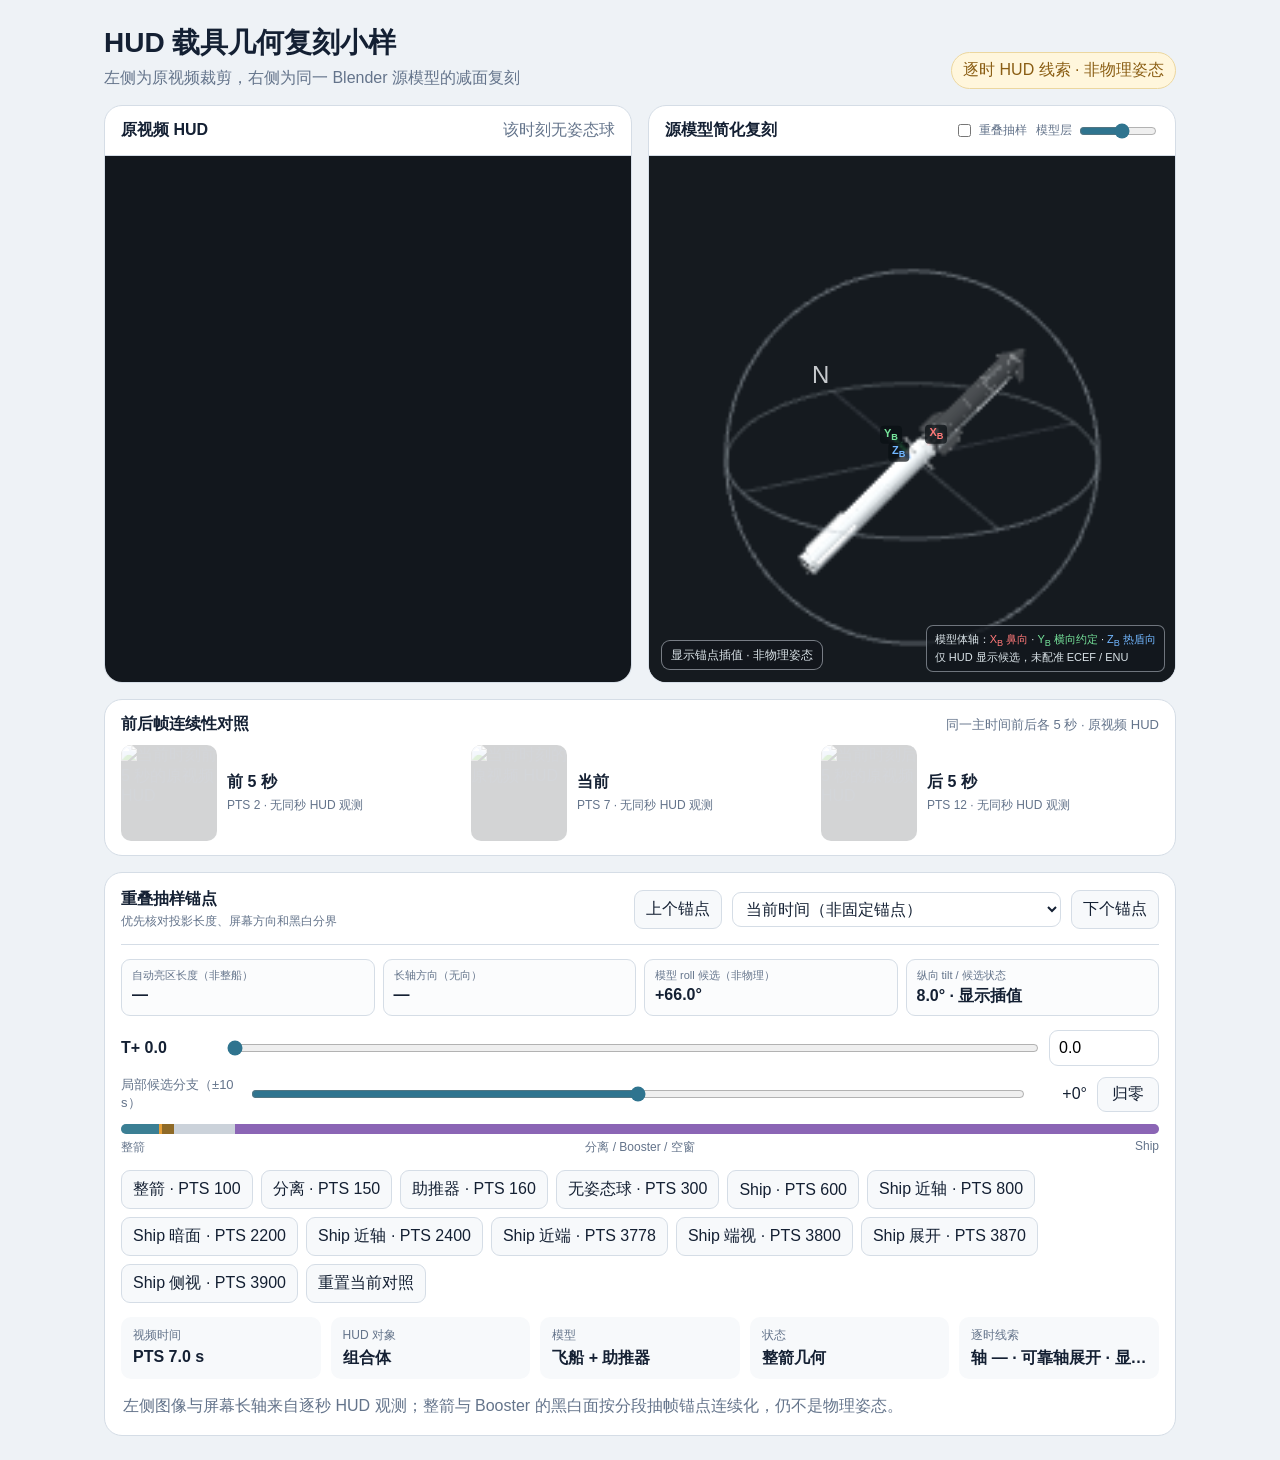
<file: app/hud/index.html>
<!doctype html>
<html lang="zh-CN">
<head>
  <meta charset="utf-8">
  <meta name="viewport" content="width=device-width,initial-scale=1">
  <title>Flight 13 · HUD 载具几何复刻小样</title>
  <script>
    // A local file URL cannot fetch the JSON model package.  When the bundled
    // read-only server is running, transparently move accidental double-clicks
    // to the supported origin instead of leaving a misleading frozen page.
    if(location.protocol==='file:'){
      document.documentElement.style.visibility='hidden';
      location.replace(`http://127.0.0.1:8765/hud/index.html${location.search}${location.hash}`);
    }
    if(new URLSearchParams(location.search).get('embed')==='1'){
      document.documentElement.classList.add('embed');
    }
  </script>
  <style>
    :root {
      color-scheme: light;
      --page: #eef2f6;
      --panel: #ffffff;
      --line: #d5dde6;
      --ink: #142033;
      --muted: #64748b;
      --accent: #2f748f;
      --accent-soft: #e4f1f5;
      --dark: #12171d;
    }
    * { box-sizing: border-box; }
    body {
      margin: 0;
      background: var(--page);
      color: var(--ink);
      font-family: "Segoe UI", "Microsoft YaHei", sans-serif;
    }
    main { max-width: 1120px; margin: 0 auto; padding: 24px; }
    header { display: flex; justify-content: space-between; gap: 20px; align-items: end; margin-bottom: 16px; }
    h1 { margin: 0; font-size: 28px; font-weight: 600; }
    .subtitle { color: var(--muted); margin-top: 6px; }
    .guard { color: #8a5d13; background: #fff6dc; border: 1px solid #ecd79f; border-radius: 999px; padding: 7px 11px; white-space: nowrap; }
    .workspace { display: grid; grid-template-columns: minmax(0,1fr) minmax(0,1fr); gap: 16px; }
    .embed-only { display: none; }
    .context { margin-top: 16px; background: var(--panel); border: 1px solid var(--line); border-radius: 18px; padding: 14px 16px; }
    .context-head { display: flex; justify-content: space-between; gap: 12px; align-items: baseline; margin-bottom: 10px; }
    .context-head strong { font-weight: 600; }
    .context-head span { color: var(--muted); font-size: 13px; }
    .context-grid { display: grid; grid-template-columns: repeat(3,minmax(0,1fr)); gap: 12px; }
    .context-frame { margin: 0; display: grid; grid-template-columns: 96px minmax(0,1fr); gap: 10px; align-items: center; min-width: 0; }
    .context-frame img { width: 96px; height: 96px; display: block; object-fit: cover; background: var(--dark); border-radius: 10px; }
    .context-frame img.blank { opacity: .18; }
    .context-frame figcaption { min-width: 0; }
    .context-frame figcaption strong, .context-frame figcaption span { display: block; }
    .context-frame figcaption span { color: var(--muted); font-size: 12px; margin-top: 4px; line-height: 1.45; }
    .panel { background: var(--panel); border: 1px solid var(--line); border-radius: 18px; overflow: hidden; }
    .panel-head { display: flex; justify-content: space-between; gap: 12px; padding: 14px 16px; border-bottom: 1px solid var(--line); }
    .panel-head strong { font-weight: 600; }
    .panel-head span { color: var(--muted); }
    .panel-tools { display: flex; align-items: center; gap: 9px; color: var(--muted); font-size: 12px; }
    .panel-tools label { display: inline-flex; align-items: center; gap: 5px; white-space: nowrap; }
    .panel-tools input[type=range] { width: 78px; }
    .stage { aspect-ratio: 1; position: relative; overflow: hidden; background: var(--dark); }
    .hud-square { position: absolute; inset: 0; }
    #reference { width: 100%; height: 100%; object-fit: cover; display: block; image-rendering: auto; }
    #reference.blank { opacity: 0; }
    #overlay-reference { display: none; position: absolute; inset: 0; width: 100%; height: 100%; object-fit: cover; }
    .model-stage.overlay #overlay-reference { display: block; }
    #overlay-reference.blank { opacity: 0; }
    #render { position: absolute; inset: 0; width: 100%; height: 100%; display: block; touch-action: none; cursor: grab; }
    #render:active { cursor: grabbing; }
    #north {
      position: absolute;
      left: 31%;
      top: 39%;
      color: rgba(230,234,236,.85);
      font-weight: 500;
      font-size: clamp(16px,2.2vw,24px);
      pointer-events: none;
    }
    #empty-message {
      display: none;
      position: absolute;
      inset: 0;
      align-items: center;
      justify-content: center;
      color: #aab4bd;
      letter-spacing: .08em;
      font-size: 14px;
    }
    #empty-message.show { display: flex; }
    #pose-badge {
      position: absolute;
      left: 12px;
      bottom: 12px;
      max-width: calc(100% - 24px);
      padding: 6px 9px;
      border: 1px solid rgba(213,221,230,.52);
      border-radius: 9px;
      background: rgba(18,23,29,.78);
      color: #dce5ea;
      font-size: 12px;
      line-height: 1.35;
      pointer-events: none;
    }
    #pose-badge.low { color: #ffe5a3; border-color: rgba(236,215,159,.62); }
    .body-axis-label {
      display: none;
      position: absolute;
      z-index: 8;
      transform: translate(-50%,-50%);
      padding: 1px 4px;
      border-radius: 4px;
      color: #fff;
      background: rgba(10,15,20,.72);
      font: 600 11px/1.25 "Segoe UI",sans-serif;
      pointer-events: none;
    }
    #body-axis-x { color: #ff7979; }
    #body-axis-y { color: #76e39b; }
    #body-axis-z { color: #72b7ff; }
    #body-axis-legend {
      display: none;
      position: absolute;
      right: 10px;
      bottom: 10px;
      max-width: 55%;
      padding: 6px 8px;
      border: 1px solid rgba(213,221,230,.48);
      border-radius: 7px;
      color: #dce5ea;
      background: rgba(18,23,29,.80);
      font-size: 11px;
      line-height: 1.4;
      pointer-events: none;
    }
    .axis-stage {
      position: relative;
      height: 100%;
      overflow: hidden;
      background: var(--dark);
    }
    .axis-stage svg { width: 100%; height: 100%; display: block; }
    .axis-empty {
      display: none;
      position: absolute;
      inset: 0;
      align-items: center;
      justify-content: center;
      color: #aab4bd;
      font-size: 14px;
      letter-spacing: .04em;
      pointer-events: none;
    }
    .axis-empty.show { display: flex; }
    .axis-values {
      position: absolute;
      left: 10px;
      right: 10px;
      bottom: 8px;
      color: #dce5ea;
      font-size: 14px;
      line-height: 1.4;
      text-align: center;
      font-variant-numeric: tabular-nums;
      pointer-events: none;
    }
    .axis-status { color: var(--muted); font-size: 12px; white-space: nowrap; }
    .controls { margin-top: 16px; background: var(--panel); border: 1px solid var(--line); border-radius: 18px; padding: 16px; }
    .anchor-bar { display: grid; grid-template-columns: minmax(180px,1fr) auto minmax(230px,auto) auto; gap: 10px; align-items: center; margin-bottom: 14px; padding-bottom: 14px; border-bottom: 1px solid var(--line); }
    .anchor-title strong, .anchor-title span { display: block; }
    .anchor-title span { color: var(--muted); font-size: 12px; margin-top: 3px; }
    .anchor-bar select { min-width: 230px; padding: 7px 9px; border: 1px solid var(--line); border-radius: 9px; background: #fff; color: var(--ink); font: inherit; }
    .anchor-metrics { display: grid; grid-template-columns: repeat(4,minmax(0,1fr)); gap: 8px; margin-bottom: 14px; }
    .anchor-metric { padding: 8px 10px; border: 1px solid var(--line); border-radius: 9px; background: #fbfcfd; }
    .anchor-metric span { display: block; color: var(--muted); font-size: 11px; }
    .anchor-metric b { display: block; margin-top: 3px; font-variant-numeric: tabular-nums; }
    .time-row { display: grid; grid-template-columns: 92px 1fr 110px; gap: 12px; align-items: center; }
    .time-value { font-variant-numeric: tabular-nums; font-weight: 600; }
    .calibration-row { display: grid; grid-template-columns: 118px 1fr 54px 62px; gap: 10px; align-items: center; margin-top: 10px; }
    .calibration-row label { color: var(--muted); font-size: 13px; }
    .calibration-row output { font-variant-numeric: tabular-nums; text-align: right; }
    .calibration-row button { padding: 6px 9px; }
    input[type=range] { width: 100%; accent-color: var(--accent); }
    input[type=number] { width: 100%; padding: 8px 9px; border: 1px solid var(--line); border-radius: 9px; font: inherit; }
    .phase-line { display: grid; grid-template-columns: 143fr 1fr 47fr 232fr 3500fr; height: 10px; margin: 12px 0 5px; border-radius: 5px; overflow: hidden; background: #dfe5eb; }
    .phase-line span:nth-child(1) { background: #3b7f94; }
    .phase-line span:nth-child(2) { background: #e69f38; min-width: 3px; }
    .phase-line span:nth-child(3) { background: #8f6a27; }
    .phase-line span:nth-child(4) { background: #cbd2da; }
    .phase-line span:nth-child(5) { background: #8b65b5; }
    .phase-labels { display: flex; justify-content: space-between; color: var(--muted); font-size: 12px; }
    .presets { display: flex; gap: 8px; flex-wrap: wrap; margin-top: 14px; }
    button { border: 1px solid var(--line); border-radius: 9px; padding: 8px 11px; background: #f7f9fb; color: var(--ink); font: inherit; cursor: pointer; }
    button:hover { border-color: #9db0c1; }
    button.active { background: var(--accent); border-color: var(--accent); color: white; }
    .readout { display: grid; grid-template-columns: repeat(5,minmax(0,1fr)); gap: 10px; margin-top: 14px; }
    .metric { padding: 10px 12px; background: #f7f9fb; border-radius: 10px; min-width: 0; }
    .metric span { display: block; color: var(--muted); font-size: 12px; margin-bottom: 4px; }
    .metric b { display: block; white-space: nowrap; overflow: hidden; text-overflow: ellipsis; }
    .footer-note { color: var(--muted); margin: 14px 2px 0; line-height: 1.6; }
    .error { color: #b42318; }
    @media (max-width: 760px) {
      main { padding: 12px; }
      header { align-items: start; flex-direction: column; }
      .workspace { grid-template-columns: 1fr; }
      .context-grid { grid-template-columns: 1fr; }
      .time-row { grid-template-columns: 76px 1fr; }
      .time-row input[type=number] { grid-column: 1 / -1; }
      .calibration-row { grid-template-columns: 105px 1fr 48px; }
      .calibration-row button { grid-column: 1 / -1; }
      .anchor-bar { grid-template-columns: 1fr auto auto; }
      .anchor-title { grid-column: 1 / -1; }
      .anchor-bar select { min-width: 0; width: 100%; }
      .anchor-metrics { grid-template-columns: 1fr 1fr; }
      .readout { grid-template-columns: 1fr 1fr; }
    }
    html.embed, html.embed body { background: transparent; overflow: hidden; }
    html.embed main { max-width: none; padding: 0; }
    html.embed header, html.embed .context, html.embed .controls { display: none; }
    html.embed .workspace { grid-template-columns: repeat(3,minmax(0,1fr)); gap: 10px; }
    html.embed .embed-only { display: block; }
    html.embed .reference-panel { display: none; }
    html.embed .panel { border-radius: 10px; box-shadow: none; }
    html.embed .panel-head { min-height: 40px; padding: 8px 10px; align-items: center; }
    html.embed .model-panel .panel-tools { display: none; }
    html.embed .stage { aspect-ratio: auto; height: clamp(220px,16vw,270px); }
    html.embed .hud-square {
      inset: 0 auto 0 50%;
      width: auto;
      height: 100%;
      aspect-ratio: 1;
      transform: translateX(-50%);
    }
    html.embed #pose-badge,
    html.embed #body-axis-legend,
    html.embed .body-axis-label,
    html.embed .axis-status,
    html.embed #pose-badge { display: none !important; }
    @media (max-width: 680px) {
      html.embed, html.embed body { overflow: visible; }
      html.embed .workspace { grid-template-columns: 1fr; }
      html.embed .stage { height: 240px; }
    }
  </style>
</head>
<body>
<main>
  <header>
    <div>
      <h1>HUD 载具几何复刻小样</h1>
      <div class="subtitle">左侧为原视频裁剪，右侧为同一 Blender 源模型的减面复刻</div>
    </div>
    <div class="guard">逐时 HUD 线索 · 非物理姿态</div>
  </header>

  <section class="workspace">
    <article class="panel reference-panel">
      <div class="panel-head"><strong>原视频 HUD</strong><span id="reference-label">PTS 100.0</span></div>
      <div class="stage"><img id="reference" alt="原视频姿态球裁剪"></div>
    </article>
    <article class="panel model-panel">
      <div class="panel-head">
        <strong id="model-panel-title">源模型简化复刻</strong>
        <div class="panel-tools">
          <label><input id="overlay-toggle" type="checkbox">重叠抽样</label>
          <label>模型层 <input id="overlay-opacity" type="range" min="20" max="90" step="5" value="62" aria-label="重叠抽样模型透明度"></label>
        </div>
      </div>
      <div class="stage model-stage" id="model-stage">
        <div class="hud-square">
          <img id="overlay-reference" alt="重叠抽样的原视频 HUD">
          <canvas id="render" aria-label="源模型简化后的三维载具"></canvas>
          <span id="north">N</span>
          <span id="body-axis-x" class="body-axis-label">X<sub>B</sub></span>
          <span id="body-axis-y" class="body-axis-label">Y<sub>B</sub></span>
          <span id="body-axis-z" class="body-axis-label">Z<sub>B</sub></span>
          <div id="body-axis-legend">模型体轴：<span style="color:#ff7979">X<sub>B</sub> 鼻向</span> · <span style="color:#76e39b">Y<sub>B</sub> 横向约定</span> · <span style="color:#72b7ff">Z<sub>B</sub> 热盾向</span><br>仅 HUD 显示候选，未配准 ECEF / ENU</div>
          <div id="pose-badge">等待逐时投影线索</div>
          <div id="empty-message">NO ATTITUDE WIDGET</div>
        </div>
      </div>
    </article>
    <article class="panel embed-only">
      <div class="panel-head"><strong>瞬时速度（地固 ENU）</strong><span id="velocity-axis-status" class="axis-status">瞬时轨迹尚未覆盖</span></div>
      <div class="stage">
        <div class="axis-stage">
          <svg id="velocity-axis-svg" viewBox="0 0 360 240" role="img" aria-label="条件重建轨迹瞬时速度（地固 ENU）"></svg>
          <div id="velocity-axis-empty" class="axis-empty show">瞬时轨迹尚未覆盖</div>
          <div id="velocity-axis-values" class="axis-values"></div>
        </div>
      </div>
    </article>
    <article class="panel embed-only">
      <div class="panel-head"><strong>弹体坐标系</strong><span id="body-axis-status" class="axis-status">无 HUD 姿态</span></div>
      <div class="stage">
        <div class="axis-stage">
          <svg id="body-axis-svg" viewBox="0 0 360 240" role="img" aria-label="HUD 显示候选的右手弹体坐标系"></svg>
          <div id="body-axis-empty" class="axis-empty show">无 HUD 姿态</div>
        </div>
      </div>
    </article>
  </section>

  <section class="context" aria-labelledby="context-title">
    <div class="context-head"><strong id="context-title">前后帧连续性对照</strong><span>同一主时间前后各 5 秒 · 原视频 HUD</span></div>
    <div class="context-grid">
      <figure class="context-frame" data-context-offset="-5">
        <img alt="当前时刻前 5 秒的原视频 HUD">
        <figcaption><strong>前 5 秒</strong><span>等待载入</span></figcaption>
      </figure>
      <figure class="context-frame" data-context-offset="0">
        <img alt="当前时刻的原视频 HUD">
        <figcaption><strong>当前</strong><span>等待载入</span></figcaption>
      </figure>
      <figure class="context-frame" data-context-offset="5">
        <img alt="当前时刻后 5 秒的原视频 HUD">
        <figcaption><strong>后 5 秒</strong><span>等待载入</span></figcaption>
      </figure>
    </div>
  </section>

  <section class="controls">
    <div class="anchor-bar">
      <div class="anchor-title"><strong>重叠抽样锚点</strong><span>优先核对投影长度、屏幕方向和黑白分界</span></div>
      <button id="anchor-prev" type="button">上个锚点</button>
      <select id="anchor-select" aria-label="选择重叠抽样锚点"></select>
      <button id="anchor-next" type="button">下个锚点</button>
    </div>
    <div class="anchor-metrics" aria-label="当前抽样锚点指标">
      <div class="anchor-metric"><span>自动亮区长度（非整船）</span><b id="anchor-length">—</b></div>
      <div class="anchor-metric"><span>长轴方向（无向）</span><b id="anchor-axis">—</b></div>
      <div class="anchor-metric"><span>模型 roll 候选（非物理）</span><b id="anchor-roll">—</b></div>
      <div class="anchor-metric"><span>纵向 tilt / 候选状态</span><b id="anchor-state">—</b></div>
    </div>
    <div class="time-row">
      <div class="time-value" id="time-value">T+ 93.0</div>
      <input id="time" type="range" min="0" max="3923" step="0.1" value="93" aria-label="任务时间">
      <input id="time-input" type="number" min="0" max="3923" step="0.1" value="93" aria-label="输入任务时间秒">
    </div>
    <div class="calibration-row">
      <label for="roll-trim">局部候选分支（±10 s）</label>
      <input id="roll-trim" type="range" min="-180" max="180" step="1" value="0" aria-label="热盾黑白分界滚转微调角度">
      <output id="roll-trim-value" for="roll-trim">0°</output>
      <button id="roll-reset" type="button">归零</button>
    </div>
    <div class="phase-line" aria-label="载具身份阶段">
      <span></span><span></span><span></span><span></span><span></span>
    </div>
    <div class="phase-labels"><span>整箭</span><span>分离 / Booster / 空窗</span><span>Ship</span></div>
    <div class="presets" id="presets"></div>
    <div class="readout">
      <div class="metric"><span>视频时间</span><b id="pts-value">PTS 100.0 s</b></div>
      <div class="metric"><span>HUD 对象</span><b id="identity">Integrated stack</b></div>
      <div class="metric"><span>模型</span><b id="model-name">飞船 + 助推器</b></div>
      <div class="metric"><span>状态</span><b id="status">几何对照</b></div>
      <div class="metric"><span>逐时线索</span><b id="cue-status">等待载入</b></div>
    </div>
    <div class="footer-note" id="note">阶段切换使用任务身份合同；公开版不附带广播帧。窗口外不会延续上一帧模型；姿态仅为显示候选。</div>
  </section>
</main>

<script type="module">
  import * as THREE from '../vendor/three/three.module.js';

  const assetRoot = './assets/';
  const presets = [
    // rotation = [out-of-screen tilt, roll about vehicle axis, screen angle].
    // The hierarchy below keeps broadcast screen angle independent of roll.
    { id:'stack', label:'整箭 · PTS 100', tplus:93, pts:100, state:'stack', ref:null, rotation:[8,-24,-45], scale:.54 },
    { id:'separation', label:'分离 · PTS 150', tplus:143, pts:150, state:'separation', ref:null, rotation:[6,-18,-56], scale:.54 },
    { id:'booster', label:'助推器 · PTS 160', tplus:153, pts:160, state:'booster', ref:null, rotation:[4,68,-90], scale:.77 },
    { id:'empty', label:'无姿态球 · PTS 300', tplus:293, pts:300, state:'empty', ref:null, rotation:[0,0,0], scale:1 },
    { id:'ship600', label:'Ship · PTS 600', tplus:593, pts:600, state:'ship', ref:null, rotation:[12,-24,-43], scale:1.06 },
    { id:'ship800', label:'Ship 近轴 · PTS 800', tplus:793, pts:800, state:'ship', ref:null, rotation:[114,0,0], scale:1.06 },
    { id:'ship2200', label:'Ship 暗面 · PTS 2200', tplus:2193, pts:2200, state:'ship', ref:null, rotation:[120,-270,0], scale:1.06 },
    { id:'ship2400', label:'Ship 近轴 · PTS 2400', tplus:2393, pts:2400, state:'ship', ref:null, rotation:[125,-381,-127], scale:1.06 },
    { id:'ship3778', label:'Ship 近端 · PTS 3778', tplus:3771, pts:3778, state:'ship', ref:null, rotation:[116,-506,-143], scale:1.06 },
    { id:'ship3800', label:'Ship 端视 · PTS 3800', tplus:3793, pts:3800, state:'ship', ref:null, rotation:[105,-360,-192], scale:1.06 },
    { id:'ship3870', label:'Ship 展开 · PTS 3870', tplus:3863, pts:3870, state:'ship', ref:null, rotation:[135,-360,-130], scale:1.06 },
    { id:'ship3900', label:'Ship 侧视 · PTS 3900', tplus:3893, pts:3900, state:'ship', ref:null, rotation:[173,-360,-90], scale:1.06 }
  ];
  const auditAnchors = [
    {pts:650,label:'PTS 650 · 纵向翻转前'},
    {pts:700,label:'PTS 700 · 用户指出的翻转段'},
    {pts:740,label:'PTS 740 · 近端视接近'},
    {pts:761,label:'PTS 761 · 端视奇点 · roll 不可观'},
    {pts:772,label:'PTS 772 · 端视后桥接 · roll 不可观'},
    {pts:780,label:'PTS 780 · 鼻尾分支重新出现'},
    {pts:800,label:'PTS 800 · 端视后分支'},
    {pts:850,label:'PTS 850 · 近纵向起点'},
    {pts:900,label:'PTS 900 · roll 锚点'},
    {pts:975,label:'PTS 975 · 长度折点'},
    {pts:1135,label:'PTS 1135 · 方向折点'},
    {pts:1325,label:'PTS 1325 · 纵向稳定段'},
    {pts:1458,label:'PTS 1458 · 用户回归帧'},
    {pts:1700,label:'PTS 1700 · 稳定 roll 末端'},
    {pts:1750,label:'PTS 1750 · 材质转换起点'},
    {pts:1800,label:'PTS 1800 · 金属面朝向'},
    {pts:1850,label:'PTS 1850 · 转换中段'},
    {pts:1900,label:'PTS 1900 · 背景污染起点 · 仅人工轮廓'},
    {pts:1925,label:'PTS 1925 · 方向折点 · 长度污染'},
    {pts:1950,label:'PTS 1950 · 黑面候选 · 长度污染'},
    {pts:2000,label:'PTS 2000 · 仅方向桥接 · 长度/roll 不可用'}
  ];
  const query = new URLSearchParams(location.search);
  const embedMode = query.get('embed') === '1';
  const requestedPreset = query.get('preset');
  const initialPreset = presets.find(item=>item.id===requestedPreset) || presets[0];
  const requestedTime = Number(query.get('t'));
  const initialTime = Number.isFinite(requestedTime) ? Math.max(0,Math.min(3923,requestedTime)) : initialPreset.tplus;

  const canvas = document.getElementById('render');
  const renderer = new THREE.WebGLRenderer({canvas, antialias:true, alpha:true});
  // The broadcast widget is a 191×191 raster.  Rendering at that native
  // resolution keeps the comparison honest instead of showing a falsely
  // pristine high-resolution model beside an up-scaled video crop.
  renderer.setPixelRatio(1);
  renderer.outputColorSpace = THREE.SRGBColorSpace;
  renderer.setClearColor(0x151a1f, 1);
  let renderFramePending=false;
  function requestRender(){
    if(document.hidden||renderFramePending) return;
    renderFramePending=true;
    requestAnimationFrame(()=>{
      renderFramePending=false;
      resize();
      renderer.render(scene,camera);
      updateBodyAxisLabels();
    });
  }

  const scene = new THREE.Scene();
  // The broadcast gauge has a small but stable perspective offset: the
  // reference disk centre sits about 1.4 px below the spherical limb centre.
  // z/r=18.1 and this narrow FOV reproduce that offset while keeping the
  // vehicle scale within about one percent of the former orthographic view.
  const camera = new THREE.PerspectiveCamera(8.95, 1, .1, 200);
  camera.position.set(0, 0, 80.73);
  camera.lookAt(0, 0, 0);
  scene.add(new THREE.HemisphereLight(0xf3f5f6, 0x4b545b, 2.0));
  scene.add(new THREE.AmbientLight(0xffffff, .72));
  const key = new THREE.DirectionalLight(0xffffff, 2.8);
  key.position.set(-5, 7, 10);
  scene.add(key);
  const fill = new THREE.DirectionalLight(0x8796a0, 1.1);
  fill.position.set(7, -4, 5);
  scene.add(fill);

  const materials = [
    new THREE.MeshStandardMaterial({color:0xd8dbdc, emissive:0x606264, emissiveIntensity:.42, roughness:.68, metalness:.08, side:THREE.DoubleSide}),
    new THREE.MeshStandardMaterial({color:0x3a3d40, roughness:.90, metalness:.01, side:THREE.DoubleSide}),
    new THREE.MeshStandardMaterial({color:0x333638, roughness:.94, metalness:.02, side:THREE.DoubleSide})
  ];
  const vehicle = new THREE.Group();
  scene.add(vehicle);
  const screenPose = new THREE.Group();
  const tiltPose = new THREE.Group();
  const rollPose = new THREE.Group();
  vehicle.add(screenPose);
  vehicle.position.y=-.95;
  screenPose.add(tiltPose);
  tiltPose.add(rollPose);
  const bodyAxes = new THREE.Group();
  const bodyAxisLength = 1.55;
  bodyAxes.add(
    new THREE.ArrowHelper(new THREE.Vector3(0,1,0),new THREE.Vector3(0,0,0),bodyAxisLength,0xff5f5f,.34,.20),
    new THREE.ArrowHelper(new THREE.Vector3(0,0,-1),new THREE.Vector3(0,0,0),bodyAxisLength,0x48cf79,.34,.20),
    new THREE.ArrowHelper(new THREE.Vector3(-1,0,0),new THREE.Vector3(0,0,0),bodyAxisLength,0x4f9fff,.34,.20)
  );
  rollPose.add(bodyAxes);
  let shipMesh = null;
  let boosterMesh = null;
  let modelData = null;
  let cueData = null;
  let modelLoadError = null;
  let cueLoadError = null;
  let activePreset = presets[0];
  let separationProgress = .73;
  let rollTrimDeg = Number(query.get('roll')) || 0;
  let rollTrimAnchorPts = rollTrimDeg ? initialTime+7 : null;
  let overlayMode = query.get('overlay') === '1';
  let overlayOpacity = Math.max(.2,Math.min(.9,(Number(query.get('overlayOpacity'))||62)/100));
  let currentVelocity = null;

  if(embedMode) document.getElementById('model-panel-title').textContent='简化复刻';

  // Renderer-relative anchors from held HUD crops.  These are deliberately
  // phase-specific: the broadcast changes vehicle identity and display scale.
  // Interpolation is a visual continuity aid, never physical pitch/roll.
  const visualPoseAnchors = {
    stack:[
      {pts:0,tilt:8,roll:66},{pts:35,tilt:8,roll:66},
      {pts:50,tilt:8,roll:-24},{pts:115,tilt:8,roll:-24},
      {pts:130,tilt:8,roll:66},{pts:149.2,tilt:8,roll:66}
    ],
    separation:[{pts:149.2,tilt:6,roll:72},{pts:150.3,tilt:6,roll:72}],
    booster:[{pts:150.3,tilt:5,roll:68},{pts:198,tilt:5,roll:68}],
    ship:[
      {pts:430,tilt:12,roll:-24},{pts:600,tilt:12,roll:-24},
      {pts:650,tilt:24,roll:-18},{pts:680,tilt:36,roll:-14},
      {pts:700,tilt:48,roll:-12},{pts:720,tilt:54,roll:-10},
      {pts:740,tilt:66,roll:-7},{pts:750,tilt:78,roll:-6},
      {pts:760,tilt:88,roll:-5},{pts:761,tilt:90,roll:-5},
      {pts:772,tilt:104,roll:-4},{pts:780,tilt:105,roll:-2},
      {pts:800,tilt:114,roll:0},{pts:820,tilt:118,roll:0},
      {pts:850,tilt:123,roll:0},{pts:1000,tilt:120,roll:0},
      {pts:1100,tilt:120,roll:0},{pts:1400,tilt:120,roll:0},
      {pts:1600,tilt:120,roll:0},{pts:1700,tilt:120,roll:0},
      {pts:1800,tilt:125,roll:-90},{pts:1900,tilt:130,roll:-270},
      {pts:1950,tilt:125,roll:-270},{pts:2000,tilt:125,roll:-270},
      {pts:2200,tilt:120,roll:-270},{pts:2300,tilt:123,roll:-350},
      {pts:2400,tilt:125,roll:-381},
      {pts:2600,tilt:151,roll:-386},{pts:2940,tilt:175,roll:-399},
      {pts:2960,tilt:175,roll:-399},{pts:3200,tilt:175,roll:-430},
      {pts:3700,tilt:173,roll:-498},
      {pts:3740,tilt:128,roll:-501},{pts:3770,tilt:122,roll:-505},
      {pts:3778,tilt:116,roll:-506},{pts:3789,tilt:108,roll:-507.5},
      {pts:3800,tilt:105,roll:-360},{pts:3820,tilt:106,roll:-360},
      {pts:3865,tilt:107,roll:-360},{pts:3870,tilt:135,roll:-360},
      {pts:3875,tilt:162,roll:-360},{pts:3880,tilt:173,roll:-360},
      {pts:3900,tilt:173,roll:-360},{pts:3912,tilt:173,roll:-360},
      {pts:3913,tilt:173,roll:-252},{pts:3914,tilt:173,roll:-282},
      {pts:3915,tilt:173,roll:-297},{pts:3930,tilt:173,roll:-297}
    ]
  };

  function gaugeLine(points, opacity=.38, loop=false, depthTest=true) {
    const geometry = new THREE.BufferGeometry().setFromPoints(points);
    const material = new THREE.LineBasicMaterial({
      color:0xaeb7be,
      transparent:true,
      opacity,
      depthTest,
      depthWrite:false
    });
    const line = loop ? new THREE.LineLoop(geometry, material) : new THREE.Line(geometry, material);
    line.renderOrder = -2;
    return line;
  }
  function circlePoints(radius, transform, count=128) {
    const points=[];
    for(let i=0;i<count;i++){
      const a=2*Math.PI*i/count;
      points.push(transform(radius*Math.cos(a), radius*Math.sin(a), a));
    }
    return points;
  }
  function gaugeArcPoints(start,end,count=65,radius=4.46){
    const points=[];
    for(let i=0;i<count;i++){
      const a=start+(end-start)*i/(count-1);
      points.push(new THREE.Vector3(radius*Math.cos(a),radius*Math.sin(a),0));
    }
    return points;
  }
  function gaugeRay(angle,radius=4.46){
    return [
      new THREE.Vector3(0,0,0),
      new THREE.Vector3(radius*Math.cos(angle),radius*Math.sin(angle),0)
    ];
  }
  const grid = new THREE.Group();
  const gaugeRadius=4.46;
  const outerGaugeCircle=gaugeLine(
    circlePoints(gaugeRadius,(x,y)=>new THREE.Vector3(x,y,.25)),
    .52,
    true,
    false
  );
  outerGaugeCircle.renderOrder=4;

  // One real 3-D reference disk, not a pair of flat ellipses.  The far/top
  // half is dimmer and the near/bottom half is brighter; the opaque vehicle
  // remains in front of the disk lines, as it does in the broadcast widget.
  const referenceDisk=new THREE.Group();
  referenceDisk.rotation.x=THREE.MathUtils.degToRad(-66.06);
  const farReferenceArc=gaugeLine(gaugeArcPoints(0,Math.PI),.33);
  const nearReferenceArc=gaugeLine(gaugeArcPoints(Math.PI,2*Math.PI),.42);
  const referenceSpokes=new THREE.Group();
  const northPlaneAngle=THREE.MathUtils.degToRad(116.5);
  [northPlaneAngle,northPlaneAngle+Math.PI/2,northPlaneAngle+Math.PI,northPlaneAngle+3*Math.PI/2]
    .forEach(angle=>{
      const far=Math.sin(angle)>0;
      referenceSpokes.add(gaugeLine(gaugeRay(angle),far ? .18 : .25));
    });
  referenceDisk.add(farReferenceArc,nearReferenceArc,referenceSpokes);
  grid.add(outerGaugeCircle,referenceDisk);
  grid.position.y=-.92;
  scene.add(grid);

  function meshFrom(model) {
    const geometry = new THREE.BufferGeometry();
    const positions=new Float32Array(model.vertices.length*3);
    model.vertices.forEach((vertex,index)=>positions.set(vertex,index*3));
    geometry.setAttribute('position', new THREE.BufferAttribute(positions, 3));
    const buckets=[[],[],[]];
    model.faces.forEach((face,index)=>buckets[model.materials[index]].push(...face));
    const combined=new Uint32Array(buckets.reduce((total,bucket)=>total+bucket.length,0));
    let cursor=0;
    buckets.forEach((bucket,materialIndex)=>{
      combined.set(bucket,cursor);
      geometry.addGroup(cursor,bucket.length,materialIndex);
      cursor+=bucket.length;
    });
    geometry.setIndex(new THREE.BufferAttribute(combined,1));
    geometry.computeVertexNormals();
    const mesh=new THREE.Mesh(geometry,materials);
    mesh.castShadow=false;
    mesh.receiveShadow=false;
    return mesh;
  }

  function degrees(values){ return values.map(value=>THREE.MathUtils.degToRad(value)); }
  const SVG_NS='http://www.w3.org/2000/svg';
  const axisColors=['#ff7979','#76e39b','#72b7ff'];
  const finiteNumber=value=>typeof value==='number'&&Number.isFinite(value);
  const vectorNorm=vector=>Math.hypot(...vector);
  const normalizeVector=vector=>{
    const length=vectorNorm(vector);
    return length>1e-9?vector.map(value=>value/length):null;
  };
  function svgElement(name,attributes={},text=''){
    const node=document.createElementNS(SVG_NS,name);
    Object.entries(attributes).forEach(([key,value])=>node.setAttribute(key,String(value)));
    if(text) node.textContent=text;
    return node;
  }

  function clearAxisPanel(svgId,emptyId,statusId,message){
    if(!embedMode) return;
    document.getElementById(svgId).replaceChildren();
    const empty=document.getElementById(emptyId);
    empty.textContent=message;
    empty.classList.add('show');
    document.getElementById(statusId).textContent=message;
  }

  function appendProjectedArrow(svg,origin,projection,color,label,options={}){
    let {dx,dy,depth}=projection;
    const magnitude=Math.hypot(dx,dy);
    const opacity=options.opacity??(depth>=0?1:.58);
    if(magnitude<.065){
      const group=svgElement('g',{opacity});
      group.append(svgElement('circle',{cx:origin.x,cy:origin.y,r:10,fill:'none',stroke:color,'stroke-width':3}));
      if(depth>=0){
        group.append(svgElement('circle',{cx:origin.x,cy:origin.y,r:3.2,fill:color}));
      }else{
        group.append(svgElement('line',{x1:origin.x-5,y1:origin.y-5,x2:origin.x+5,y2:origin.y+5,stroke:color,'stroke-width':2.5}));
        group.append(svgElement('line',{x1:origin.x+5,y1:origin.y-5,x2:origin.x-5,y2:origin.y+5,stroke:color,'stroke-width':2.5}));
      }
      group.append(svgElement('text',{x:origin.x+14,y:origin.y-10,fill:color,'font-size':15,'font-weight':600},label));
      svg.append(group);
      return;
    }
    dx/=magnitude;dy/=magnitude;
    const length=options.length??68;
    const strokeWidth=options.strokeWidth??4;
    const labelOffset=options.labelOffset??12;
    const end={x:origin.x+dx*length,y:origin.y+dy*length};
    const normal={x:-dy,y:dx};
    const group=svgElement('g',{opacity});
    group.append(svgElement('line',{x1:origin.x,y1:origin.y,x2:end.x,y2:end.y,stroke:color,'stroke-width':strokeWidth,'stroke-linecap':'round'}));
    group.append(svgElement('polygon',{
      points:`${end.x},${end.y} ${end.x-dx*13+normal.x*6},${end.y-dy*13+normal.y*6} ${end.x-dx*13-normal.x*6},${end.y-dy*13-normal.y*6}`,
      fill:color
    }));
    group.append(svgElement('text',{x:end.x+dx*labelOffset,y:end.y+dy*labelOffset+5,fill:color,'font-size':15,'font-weight':600,'text-anchor':'middle'},label));
    svg.append(group);
  }

  function drawProjectedTriad(svgId,axes,labels){
    const svg=document.getElementById(svgId);
    svg.replaceChildren();
    svg.append(svgElement('circle',{cx:180,cy:108,r:4,fill:'#dce5ea'}));
    axes.map((projection,index)=>({...projection,index}))
      .sort((a,b)=>a.depth-b.depth)
      .forEach(projection=>appendProjectedArrow(svg,{x:180,y:108},projection,axisColors[projection.index],labels[projection.index]));
  }

  // Fixed orthographic oblique view of local ENU. It is a diagram, not the HUD camera.
  function projectEnu(vector){
    return {
      dx:.70710678*(vector[0]-vector[1]),
      dy:.40824829*(vector[0]+vector[1])-.81649658*vector[2],
      depth:.57735027*(vector[0]+vector[1]+vector[2])
    };
  }

  function drawEnuVelocity(enu){
    const svg=document.getElementById('velocity-axis-svg');
    const origin={x:180,y:88};
    const fixedAxes=[[1,0,0],[0,1,0],[0,0,1]];
    svg.replaceChildren();
    fixedAxes.map((axis,index)=>({...projectEnu(axis),index}))
      .sort((a,b)=>a.depth-b.depth)
      .forEach(projection=>appendProjectedArrow(
        svg,origin,projection,axisColors[projection.index],['E','N','U'][projection.index],
        {length:44,strokeWidth:2.5,opacity:.72,labelOffset:9}
      ));
    appendProjectedArrow(svg,origin,projectEnu(normalizeVector(enu)),'#ffd166','V',{
      length:78,strokeWidth:5,opacity:1,labelOffset:11
    });
    svg.append(svgElement('circle',{cx:origin.x,cy:origin.y,r:4,fill:'#f4f7f9'}));
  }

  function normalizeVelocityPayload(payload){
    if(!payload||payload.valid!==true) return null;
    const enu=payload.enu||{};
    const ecef=payload.ecef||{};
    const values=[enu.east_mps,enu.north_mps,enu.up_mps,ecef.x_mps,ecef.y_mps,ecef.z_mps];
    if(!values.every(finiteNumber)) return null;
    return {
      semantics:String(payload.semantics||'conditional_trajectory_instantaneous'),
      provenance:String(payload.provenance||'reconstructed'),
      enu:[enu.east_mps,enu.north_mps,enu.up_mps],
      ecef:[ecef.x_mps,ecef.y_mps,ecef.z_mps]
    };
  }

  function renderVelocityAxis(velocity){
    if(!embedMode) return;
    const values=document.getElementById('velocity-axis-values');
    values.textContent='';
    if(!velocity){
      clearAxisPanel('velocity-axis-svg','velocity-axis-empty','velocity-axis-status','瞬时轨迹尚未覆盖');
      return;
    }
    const speed=vectorNorm(velocity.enu);
    if(speed<.5){
      clearAxisPanel('velocity-axis-svg','velocity-axis-empty','velocity-axis-status','速度过低');
      return;
    }
    const horizontal=Math.hypot(velocity.enu[0],velocity.enu[1]);
    const flightPathDeg=Math.atan2(velocity.enu[2],horizontal)*180/Math.PI;
    drawEnuVelocity(velocity.enu);
    document.getElementById('velocity-axis-empty').classList.remove('show');
    const semantics=velocity.provenance==='gap'
      ? '跨定位空档 · 瞬时重建'
      : ({conditional_trajectory_instantaneous:'条件轨迹 · 瞬时速度'}[velocity.semantics]||velocity.semantics);
    document.getElementById('velocity-axis-status').textContent=semantics;
    const signed=value=>`${value>=0?'+':''}${value.toFixed(1)}`;
    values.innerHTML=`|V| ${(speed*3.6).toFixed(1)} km/h · 水平 ${(horizontal*3.6).toFixed(1)} km/h · γ ${signed(flightPathDeg)}°<br>ENU&nbsp; E ${signed(velocity.enu[0])} · N ${signed(velocity.enu[1])} · U ${signed(velocity.enu[2])} m/s<br>ECEF&nbsp; X ${signed(velocity.ecef[0])} · Y ${signed(velocity.ecef[1])} · Z ${signed(velocity.ecef[2])} m/s`;
  }

  function renderBodyAxis(valid,message='无 HUD 姿态'){
    if(!embedMode) return;
    if(!valid){
      clearAxisPanel('body-axis-svg','body-axis-empty','body-axis-status',message);
      return;
    }
    scene.updateMatrixWorld(true);
    camera.updateMatrixWorld(true);
    const originWorld=rollPose.localToWorld(new THREE.Vector3(0,0,0));
    const originNdc=originWorld.clone().project(camera);
    const localAxes=[
      new THREE.Vector3(0,bodyAxisLength,0),
      new THREE.Vector3(0,0,-bodyAxisLength),
      new THREE.Vector3(-bodyAxisLength,0,0)
    ];
    const axes=localAxes.map(local=>{
      const endWorld=rollPose.localToWorld(local.clone());
      const endNdc=endWorld.clone().project(camera);
      const originCamera=originWorld.clone().applyMatrix4(camera.matrixWorldInverse);
      const endCamera=endWorld.clone().applyMatrix4(camera.matrixWorldInverse);
      return {dx:endNdc.x-originNdc.x,dy:-(endNdc.y-originNdc.y),depth:originCamera.z-endCamera.z};
    });
    drawProjectedTriad('body-axis-svg',axes,['Xᴮ','Yᴮ','Zᴮ']);
    document.getElementById('body-axis-empty').classList.remove('show');
    document.getElementById('body-axis-status').textContent='HUD 候选·未配准';
  }
  function setOpacity(value){
    materials.forEach(material=>{
      const transparent=value<.999;
      const depthWrite=!transparent;
      const pipelineChanged=material.transparent!==transparent||material.depthWrite!==depthWrite;
      material.transparent=transparent;
      material.opacity=value;
      material.depthWrite=depthWrite;
      if(pipelineChanged) material.needsUpdate=true;
    });
  }
  function centerOf(kind){ return modelData.models[kind].bounds.center; }
  function setModelPositions(state, progress=.73){
    const stackCenter=modelData.combined_stack_bounds.center;
    const shipCenter=centerOf('ship');
    const boosterCenter=centerOf('booster');
    shipMesh.position.set(-stackCenter[0],-stackCenter[1],-stackCenter[2]);
    boosterMesh.position.set(-stackCenter[0],-stackCenter[1],-stackCenter[2]);
    shipMesh.rotation.set(0,0,0);
    boosterMesh.rotation.set(0,0,0);
    if(state==='stack'){
      shipMesh.visible=true; boosterMesh.visible=true;
    }else if(state==='separation'){
      shipMesh.visible=true; boosterMesh.visible=true;
      shipMesh.position.y += .85*progress;
      boosterMesh.position.y -= .28*progress;
      shipMesh.rotation.z -= THREE.MathUtils.degToRad(7)*progress;
    }else if(state==='booster'){
      shipMesh.visible=false; boosterMesh.visible=true;
      boosterMesh.position.set(-boosterCenter[0],-boosterCenter[1],-boosterCenter[2]);
    }else if(state==='ship'){
      shipMesh.visible=true; boosterMesh.visible=false;
      shipMesh.position.set(-shipCenter[0],-shipCenter[1],-shipCenter[2]);
    }else{
      shipMesh.visible=false; boosterMesh.visible=false;
    }
  }

  function phaseAt(tplus){
    const pts=tplus+7;
    if(pts<149.2) return {state:'stack',fade:1,progress:0};
    if(pts<150.3) return {state:'separation',fade:1,progress:(pts-149.2)/1.1};
    if(pts<197.6) return {state:'booster',fade:1,progress:1};
    if(pts<198.0) return {state:'booster',fade:(198-pts)/.4,progress:1};
    if(pts<429.5) return {state:'empty',fade:0,progress:1};
    if(pts<430.0) return {state:'ship',fade:(pts-429.5)/.5,progress:1};
    return {state:'ship',fade:1,progress:1};
  }

  function representativeFor(tplus,state){
    const byId=id=>presets.find(item=>item.id===id);
    if(state==='stack') return byId('stack');
    if(state==='separation') return byId('separation');
    if(state==='booster') return byId('booster');
    if(state==='empty') return byId('empty');
    if(tplus<1500) return byId('ship600');
    if(tplus<3200) return byId('ship2400');
    if(tplus<3782) return byId('ship3778');
    if(tplus<3860) return byId('ship3800');
    if(tplus<3880) return byId('ship3870');
    return byId('ship3900');
  }

  function lowerBound(rows,value){
    let low=0,high=rows.length;
    while(low<high){
      const middle=(low+high)>>1;
      if(rows[middle][0]<value) low=middle+1;
      else high=middle;
    }
    return low;
  }

  function nearestRow(rows,value,maxDistance=Infinity){
    if(!rows?.length) return null;
    const index=lowerBound(rows,value);
    const candidates=[];
    if(index<rows.length) candidates.push(rows[index]);
    if(index>0) candidates.push(rows[index-1]);
    const row=candidates.reduce((best,item)=>!best||Math.abs(item[0]-value)<Math.abs(best[0]-value)?item:best,null);
    return row && Math.abs(row[0]-value)<=maxDistance ? row : null;
  }

  function periodicDelta(from,to,period=360){
    return ((to-from+period/2)%period+period)%period-period/2;
  }

  function interpolatePeriodic(from,to,fraction,period=360){
    return from+periodicDelta(from,to,period)*fraction;
  }

  function geometryCueAt(pts){
    const rows=cueData?.geometry_samples;
    if(!rows?.length) return null;
    const index=lowerBound(rows,pts);
    const before=index>0?rows[index-1]:null;
    const after=index<rows.length?rows[index]:null;
    const nearest=nearestRow(rows,pts,.55);
    let axis=nearest?.[1] ?? null;
    let confidence=nearest?.[2] ?? null;
    let length=nearest?.[3] ?? null;
    let width=nearest?.[4] ?? null;
    let displayAxis=nearest?.[9] ?? null;
    let continuityStatus=nearest?.[10] ?? null;
    const centerDistance=nearest?.[13] ?? null;
    const qualityFlags=nearest?.[14] ?? '';
    if(before&&after&&after[0]>before[0]&&after[0]-before[0]<=1.01&&before[6]===after[6]&&before[1]!=null&&after[1]!=null){
      const fraction=(pts-before[0])/(after[0]-before[0]);
      axis=interpolatePeriodic(before[1],after[1],fraction,180);
      confidence=before[2]+(after[2]-before[2])*fraction;
      length=before[3]+(after[3]-before[3])*fraction;
      width=before[4]+(after[4]-before[4])*fraction;
      if(before[9]!=null&&after[9]!=null) displayAxis=before[9]+(after[9]-before[9])*fraction;
      if(before[10]?.includes('off_center')||after[10]?.includes('off_center')) continuityStatus='off_center_component_ignored_and_bridged';
      else if(before[10]?.includes('end_on')||after[10]?.includes('end_on')) continuityStatus='end_on_axis_bridged';
      else if(before[10]?.includes('bridged')||after[10]?.includes('bridged')) continuityStatus='low_observability_bridged';
      else if(before[10]?.includes('smoothed')||after[10]?.includes('smoothed')) continuityStatus='observed_axis_robust_smoothed';
      else continuityStatus=confidence<.55?'low_observability_branch_held':'full_segment_unwrapped';
    }
    return {nearest,axis,confidence,length,width,displayAxis,continuityStatus,centerDistance,qualityFlags};
  }

  function materialCueAt(pts){
    return nearestRow(cueData?.material_samples,pts,11);
  }

  function projectionPoseAt(pts){
    const rows=cueData?.projection_pose_samples;
    if(!rows?.length || pts<rows[0][0] || pts>rows.at(-1)[0]) return null;
    const index=lowerBound(rows,pts);
    const before=index>0?rows[index-1]:rows[0];
    const after=index<rows.length?rows[index]:rows.at(-1);
    const fraction=after[0]>before[0]?(pts-before[0])/(after[0]-before[0]):0;
    const statuses=[String(before[7]||''),String(after[7]||'')];
    const low=statuses.some(status=>status.includes('low_observability'));
    const source=pts<780?'longitudinal_flip_display_path':'post_end_on_projection_path';
    return {
      tilt:before[1]+(after[1]-before[1])*fraction,
      roll:interpolatePeriodic(before[2],after[2],fraction,360),
      tiltMin:before[3]+(after[3]-before[3])*fraction,
      tiltMax:before[4]+(after[4]-before[4])*fraction,
      rollMin:before[5]+(after[5]-before[5])*fraction,
      rollMax:before[6]+(after[6]-before[6])*fraction,
      status:low?'low_observability_display_gauge':'projection_constrained',
      source,
      anchorStatus:statuses.join(' → ')
    };
  }

  function continuousScreenLineDeg(geometry,preset){
    return geometry?.displayAxis ?? (preset.rotation[2]+90);
  }

  function visualPoseAt(pts,preset){
    const projected=preset.state==='ship'?projectionPoseAt(pts):null;
    if(projected) return projected;
    const anchors=visualPoseAnchors[preset.state];
    if(!anchors?.length) return {tilt:preset.rotation[0],roll:preset.rotation[1],status:'manual_display_anchor',source:'display_anchor'};
    const index=lowerBound(anchors.map(anchor=>[anchor.pts]),pts);
    if(index<=0) return {...anchors[0],status:'manual_display_anchor',source:'display_anchor'};
    if(index>=anchors.length) return {...anchors.at(-1),status:'manual_display_anchor',source:'display_anchor'};
    const before=anchors[index-1],after=anchors[index];
    const fraction=(pts-before.pts)/(after.pts-before.pts);
    return {
      tilt:before.tilt+(after.tilt-before.tilt)*fraction,
      roll:interpolatePeriodic(before.roll,after.roll,fraction,360),
      status:'manual_display_interpolation',
      source:'display_anchor'
    };
  }

  function effectiveRollTrimAt(pts){
    if(rollTrimAnchorPts==null||!rollTrimDeg) return 0;
    const distance=Math.abs(pts-rollTrimAnchorPts);
    if(distance>10){
      rollTrimDeg=0;
      rollTrimAnchorPts=null;
      document.getElementById('roll-trim').value=0;
      return 0;
    }
    return rollTrimDeg*(1-distance/10);
  }

  function rendererRollCandidateAt(pts,visualPose,trimDeg=0){
    // The stored late-Ship candidate uses the opposite sign from Three.js +Y.
    // PTS 1700 is a zero-roll seam, so changing sign there is continuous.
    const mapping=cueData?.projection_pose_contract?.renderer_roll_mapping;
    const seam=Number(mapping?.zero_seam_pts_s ?? 1700);
    const sign=pts>=seam?Number(mapping?.after_scale ?? -1):Number(mapping?.before_scale ?? 1);
    const bounds=[
      sign*(visualPose.rollMin ?? visualPose.roll)+trimDeg,
      sign*(visualPose.rollMax ?? visualPose.roll)+trimDeg
    ].sort((a,b)=>a-b);
    return {
      center:sign*visualPose.roll+trimDeg,
      min:bounds[0],
      max:bounds[1],
      sign
    };
  }

  function stateLabels(state){
    return {
      stack:['组合体','飞船 + 助推器','整箭几何'],
      separation:['分离中的双对象','飞船 + 助推器','双对象，不存在单体姿态'],
      booster:['助推器','助推器','助推器专用几何'],
      empty:['No attitude widget','—','无图像观测'],
      ship:['飞船','飞船','飞船专用几何']
    }[state];
  }

  function setOverlayMode(enabled){
    overlayMode=Boolean(enabled);
    document.getElementById('overlay-toggle').checked=overlayMode;
    document.getElementById('model-stage').classList.toggle('overlay',overlayMode);
    document.getElementById('render').style.opacity=overlayMode?String(overlayOpacity):'1';
    document.getElementById('model-panel-title').textContent=overlayMode?'原图 × 模型重叠抽样':'源模型简化复刻';
    requestRender();
    renderer.setClearColor(0x151a1f,overlayMode?0:1);
    if(cueData||modelData) update(Number(document.getElementById('time').value));
  }

  function buildAnchorControls(){
    const select=document.getElementById('anchor-select');
    const current=document.createElement('option');
    current.value=''; current.textContent='当前时间（非固定锚点）';
    select.appendChild(current);
    auditAnchors.forEach(anchor=>{
      const option=document.createElement('option');
      option.value=String(anchor.pts);
      option.textContent=anchor.label;
      select.appendChild(option);
    });
    const jump=delta=>{
      const pts=Number(document.getElementById('time').value)+7;
      let index=auditAnchors.reduce((best,item,itemIndex)=>Math.abs(item.pts-pts)<Math.abs(auditAnchors[best].pts-pts)?itemIndex:best,0);
      index=Math.max(0,Math.min(auditAnchors.length-1,index+delta));
      setOverlayMode(true);
      update(auditAnchors[index].pts-7);
    };
    select.addEventListener('change',event=>{
      if(!event.target.value) return;
      setOverlayMode(true);
      update(Number(event.target.value)-7);
    });
    document.getElementById('anchor-prev').addEventListener('click',()=>jump(-1));
    document.getElementById('anchor-next').addEventListener('click',()=>jump(1));
  }

  function updateContextFrames(pts){
    document.querySelectorAll('[data-context-offset]').forEach(figure=>{
      const offset=Number(figure.dataset.contextOffset);
      const target=pts+offset;
      const image=figure.querySelector('img');
      const detail=figure.querySelector('figcaption span');
      const observation=target>=0&&target<=3930?nearestRow(cueData?.geometry_samples,target,.55):null;
      if(!observation){
        image.onerror=null;
        image.removeAttribute('src');
        image.classList.add('blank');
        detail.textContent=`PTS ${target.toFixed(0)} · 无同秒 HUD 观测`;
        return;
      }
      image.onerror=()=>{
        image.onerror=null;
        image.removeAttribute('src');
        image.classList.add('blank');
        detail.textContent=`PTS ${observation[0].toFixed(0)} · 图像不可用`;
      };
      image.src=`/source-hud/${observation[8]}/${observation[7]}`;
      image.classList.remove('blank');
      const state=phaseAt(observation[0]-7).state;
      const quality=observation[10].includes('bridged')?'低可观·前后桥接':observation[10].includes('smoothed')?'稳健轴平滑':'全段连续约束';
      detail.textContent=`PTS ${observation[0].toFixed(0)} · ${stateLabels(state)[0]} · ${quality}`;
    });
  }

  function update(tplus,forcePreset=null){
    tplus=Math.max(0,Math.min(3923,Number(tplus)||0));
    const pts=tplus+7;
    const phase=phaseAt(tplus);
    const preset=forcePreset || representativeFor(tplus,phase.state);
    activePreset=preset;
    separationProgress=phase.progress;
    const geometry=geometryCueAt(pts);
    const material=phase.state==='ship'?materialCueAt(pts):null;
    // The line angle is period-180 and deliberately carries no nose/tail sign.
    // Longitudinal branch identity is represented by tilt crossing 90 degrees.
    const screenLineDeg=continuousScreenLineDeg(geometry,preset);
    const visualPose=visualPoseAt(pts,preset);
    const effectiveRollTrim=effectiveRollTrimAt(pts);
    const rendererRoll=rendererRollCandidateAt(pts,visualPose,effectiveRollTrim);
    const tilt=THREE.MathUtils.degToRad(visualPose.tilt);
    const roll=THREE.MathUtils.degToRad(rendererRoll.center);
    const screen=THREE.MathUtils.degToRad(screenLineDeg-90);
    const modelReady=Boolean(modelData&&shipMesh&&boosterMesh);
    vehicle.rotation.set(0,0,0);
    screenPose.rotation.set(0,0,screen);
    tiltPose.rotation.set(tilt,0,0);
    rollPose.rotation.set(0,roll,0);
    vehicle.scale.setScalar(preset.scale);
    if(modelReady){
      setModelPositions(phase.state,phase.progress);
      setOpacity(phase.fade);
    }
    const widgetVisible=phase.state!=='empty' && phase.fade>0;
    const lowPose=visualPose.status==='low_observability_display_gauge';
    const embedPoseVisible=!embedMode||!lowPose;
    const replicaVisible=modelReady&&widgetVisible&&embedPoseVisible;
    vehicle.visible=!embedMode||replicaVisible;
    bodyAxes.visible=!embedMode&&modelReady&&widgetVisible&&phase.state!=='separation'&&!overlayMode;
    grid.visible=modelReady&&widgetVisible&&embedPoseVisible&&!overlayMode;
    document.getElementById('north').style.display=modelReady&&widgetVisible&&embedPoseVisible&&!overlayMode?'block':'none';
    document.getElementById('body-axis-legend').style.display=bodyAxes.visible?'block':'none';
    const poseBadge=document.getElementById('pose-badge');
    poseBadge.style.display=widgetVisible?'block':'none';
    const flipPath=visualPose.source==='longitudinal_flip_display_path';
    const postEndOnPath=visualPose.source==='post_end_on_projection_path';
    const cuePosePath=flipPath||postEndOnPath;
    poseBadge.classList.toggle('low',lowPose);
    poseBadge.textContent=flipPath
      ? lowPose
        ? `近端视桥接 · tilt ${visualPose.tiltMin.toFixed(0)}–${visualPose.tiltMax.toFixed(0)}° · roll 不可观`
        : `纵向翻转显示路径 · tilt ${visualPose.tiltMin.toFixed(0)}–${visualPose.tiltMax.toFixed(0)}°`
      : postEndOnPath
        ? lowPose
          ? `端视后低可观候选 · tilt ${visualPose.tiltMin.toFixed(0)}–${visualPose.tiltMax.toFixed(0)}° · roll 非唯一`
          : `端视后投影候选 · tilt ${visualPose.tiltMin.toFixed(0)}–${visualPose.tiltMax.toFixed(0)}°`
        : '显示锚点插值 · 非物理姿态';
    const emptyMessage=document.getElementById('empty-message');
    const modelUnavailable=widgetVisible&&!modelReady;
    const embedPoseUnavailable=embedMode&&lowPose;
    emptyMessage.classList.toggle('show',!widgetVisible||modelUnavailable||embedPoseUnavailable);
    emptyMessage.textContent=embedPoseUnavailable?'低可观·姿态清空':!widgetVisible?'NO ATTITUDE WIDGET':modelLoadError?'MODEL RESOURCE UNAVAILABLE':'MODEL LOADING';
    renderBodyAxis(
      replicaVisible&&phase.state!=='separation',
      lowPose?'低可观·姿态清空':phase.state==='separation'?'分离段·姿态清空':!widgetVisible?'无 HUD 姿态':'模型未就绪'
    );
    renderVelocityAxis(currentVelocity);

    const ref=document.getElementById('reference');
    const overlayRef=document.getElementById('overlay-reference');
    const observation=geometry?.nearest;
    if(!embedMode&&observation){
      const fallback=preset.ref?assetRoot+preset.ref:null;
      const sourceUrl=`/source-hud/${observation[8]}/${observation[7]}`;
      ref.onerror=()=>{
        ref.onerror=null;
        if(fallback) ref.src=fallback;
        else ref.classList.add('blank');
      };
      overlayRef.onerror=()=>{
        overlayRef.onerror=null;
        if(fallback) overlayRef.src=fallback;
        else overlayRef.classList.add('blank');
      };
      ref.src=sourceUrl;
      overlayRef.src=sourceUrl;
      ref.classList.remove('blank');
      overlayRef.classList.remove('blank');
      const delta=observation[0]-pts;
      document.getElementById('reference-label').textContent=`最近观测 PTS ${observation[0].toFixed(0)} · Δ${delta>=0?'+':''}${delta.toFixed(1)} s`;
    }else if(!embedMode&&preset.ref){
      ref.onerror=null;
      ref.src=assetRoot+preset.ref;
      overlayRef.onerror=null;
      overlayRef.src=assetRoot+preset.ref;
      ref.classList.remove('blank');
      overlayRef.classList.remove('blank');
      document.getElementById('reference-label').textContent=`代表帧 PTS ${preset.pts.toFixed(1)}`;
    }else if(!embedMode){
      ref.onerror=null;
      ref.removeAttribute('src');
      ref.classList.add('blank');
      overlayRef.onerror=null;
      overlayRef.removeAttribute('src');
      overlayRef.classList.add('blank');
      document.getElementById('reference-label').textContent='该时刻无姿态球';
    }
    document.getElementById('time').value=tplus.toFixed(1);
    document.getElementById('time-input').value=tplus.toFixed(1);
    document.getElementById('time-value').textContent=`T+ ${tplus.toFixed(1)}`;
    document.getElementById('pts-value').textContent=`PTS ${pts.toFixed(1)} s`;
    const labels=stateLabels(phase.state);
    document.getElementById('identity').textContent=labels[0];
    document.getElementById('model-name').textContent=labels[1];
    document.getElementById('status').textContent=phase.state==='ship'&&cuePosePath
      ? flipPath
        ? lowPose?'近端视 · 显示桥接':'纵向翻转显示候选'
        : lowPose?'端视后低可观候选':'端视后投影候选'
      : labels[2];
    document.getElementById('roll-trim-value').textContent=`${effectiveRollTrim>=0?'+':''}${effectiveRollTrim.toFixed(0)}°`;
    const axisText=geometry?.confidence!=null?geometry.confidence.toFixed(2):'—';
    const boundaryText=material?.[4]!=null?material[4].toFixed(2):'—';
    const continuityText=geometry?.continuityStatus?.includes('off_center')?'背景组件已排除':geometry?.continuityStatus?.includes('end_on')?'端视轴桥接':geometry?.continuityStatus?.includes('bridged')?'低可观·前后桥接':geometry?.continuityStatus?.includes('smoothed')?'稳健轴平滑':'可靠轴展开';
    const poseText=flipPath?(lowPose?'近端视非唯一':'纵向翻转路径'):postEndOnPath?(lowPose?'端视后非唯一':'端视后投影'):'显示锚点';
    document.getElementById('cue-status').textContent=phase.state==='empty'?'无图像观测':`轴 ${axisText} · ${continuityText} · ${poseText} · 分界 ${boundaryText}`;
    const axisDisplay=geometry?.displayAxis!=null?((geometry.displayAxis%180)+180)%180:null;
    const displayRoll=((rendererRoll.center+180)%360+360)%360-180;
    const displayRollBounds=[
      displayRoll+periodicDelta(displayRoll,rendererRoll.min,360),
      displayRoll+periodicDelta(displayRoll,rendererRoll.max,360)
    ].sort((a,b)=>a-b);
    const lengthElement=document.getElementById('anchor-length');
    const lateLengthContaminated=phase.state==='ship'&&pts>=1900;
    lengthElement.textContent=lateLengthContaminated
      ? '污染 · 仅叠图'
      : geometry?.length!=null?`${geometry.length.toFixed(1)} px`:'—';
    lengthElement.title=lateLengthContaminated&&geometry?.length!=null
      ? `自动亮区原始值 ${geometry.length.toFixed(1)} px；受背景/HUD 线污染，不可作为整船长度真值`
      : '最亮中央连通域的参考轴长度，不是完整载具轮廓长度';
    document.getElementById('anchor-axis').textContent=axisDisplay!=null?`${axisDisplay.toFixed(1)}°`:'—';
    const rollSuffix=effectiveRollTrim?' · 人工微调':'';
    document.getElementById('anchor-roll').textContent=lowPose
      ? `中心 ${displayRoll>=0?'+':''}${displayRoll.toFixed(0)}° · 候选 ${displayRollBounds[0].toFixed(0)}…${displayRollBounds[1].toFixed(0)}°${rollSuffix}`
      : `${displayRoll>=0?'+':''}${displayRoll.toFixed(1)}°${rollSuffix}`;
    document.getElementById('anchor-state').textContent=lateLengthContaminated
      ? '⚠ 背景/HUD 线污染 · 仅人工叠图'
      : `${visualPose.tilt.toFixed(1)}° · ${flipPath?(lowPose?'近端视桥接':'翻转路径'):postEndOnPath?(lowPose?'端视后非唯一':'端视后分支'):'显示插值'}`;
    const exactAnchor=auditAnchors.find(anchor=>Math.abs(anchor.pts-pts)<.06);
    document.getElementById('anchor-select').value=exactAnchor?String(exactAnchor.pts):'';
    if(!embedMode) updateContextFrames(pts);
    document.getElementById('note').textContent = modelLoadError
      ? `模型资源未连接：${modelLoadError.message}。原图与时间控件仍可独立使用；请通过 start-viewer.ps1 或 http://127.0.0.1:8765/ 打开。`
      : cueLoadError
        ? `HUD 线索未连接：${cueLoadError.message}。模型与内置代表帧仍可独立使用。`
        : phase.state==='empty'
      ? '该时段原视频没有姿态球：复刻结果必须为空，不能冻结上一帧模型。'
      : phase.state==='ship'
        ? '图像存在与姿态可用性已分开：弱帧仍显示原图。PTS 750–780 的近端视原始 blob 轴、以及 PTS 2027–2068 被标记为偏离中心的背景亮带都不会驱动显示方向，而由前后可靠帧桥接；纵向 tilt 连续穿过 90°。PTS 1700 以后保存候选的 roll 符号会映射为相反的 Three.js +Y 渲染符号，读数已经按渲染器约定显示。所有 tilt/roll 仍只是固定尺度 HUD 显示候选，不是物理姿态。'
        : '左侧图像与屏幕长轴来自逐秒 HUD 观测；整箭与 Booster 的黑白面按分段抽帧锚点连续化，仍不是物理姿态。';
    document.querySelectorAll('#presets button').forEach(button=>button.classList.toggle('active',button.dataset.id===preset.id && Math.abs(tplus-preset.tplus)<.06));
    requestRender();
  }

  function buildPresetButtons(){
    const host=document.getElementById('presets');
    presets.forEach(preset=>{
      const button=document.createElement('button');
      button.type='button';
      button.textContent=preset.label;
      button.dataset.id=preset.id;
      button.addEventListener('click',()=>update(preset.tplus,preset));
      host.appendChild(button);
    });
    const reset=document.createElement('button');
    reset.type='button'; reset.textContent='重置当前对照';
    reset.addEventListener('click',()=>update(Number(document.getElementById('time').value),activePreset));
    host.appendChild(reset);
  }

  let dragging=false,lastX=0,lastY=0;
  canvas.addEventListener('pointerdown',event=>{
    if(embedMode||overlayMode) return;
    dragging=true;lastX=event.clientX;lastY=event.clientY;canvas.setPointerCapture(event.pointerId);
  });
  canvas.addEventListener('pointermove',event=>{
    if(!dragging)return;
    vehicle.rotation.y+=(event.clientX-lastX)*.008;
    vehicle.rotation.x+=(event.clientY-lastY)*.008;
    lastX=event.clientX;lastY=event.clientY;
    requestRender();
  });
  canvas.addEventListener('pointerup',()=>dragging=false);
  canvas.addEventListener('pointercancel',()=>dragging=false);
  document.addEventListener('keydown',event=>{
    if(overlayMode&&event.code==='Space'&&!/INPUT|SELECT|TEXTAREA/.test(event.target.tagName)){
      event.preventDefault();
      canvas.style.visibility='hidden';
    }
  });
  document.addEventListener('keyup',event=>{
    if(event.code==='Space') canvas.style.visibility='visible';
  });

  document.getElementById('time').addEventListener('input',event=>update(event.target.value));
  document.getElementById('time-input').addEventListener('change',event=>update(event.target.value));
  const rollTrim=document.getElementById('roll-trim');
  rollTrimDeg=Math.max(-180,Math.min(180,rollTrimDeg));
  rollTrim.value=rollTrimDeg;
  rollTrim.addEventListener('input',event=>{
    rollTrimDeg=Number(event.target.value);
    rollTrimAnchorPts=Number(document.getElementById('time').value)+7;
    update(document.getElementById('time').value);
  });
  document.getElementById('roll-reset').addEventListener('click',()=>{
    rollTrimDeg=0;
    rollTrimAnchorPts=null;
    rollTrim.value=0;
    update(document.getElementById('time').value);
  });
  buildPresetButtons();
  buildAnchorControls();

  const overlayToggle=document.getElementById('overlay-toggle');
  const overlayOpacityInput=document.getElementById('overlay-opacity');
  overlayOpacityInput.value=String(Math.round(overlayOpacity*100));
  overlayToggle.addEventListener('change',event=>setOverlayMode(event.target.checked));
  overlayOpacityInput.addEventListener('input',event=>{
    overlayOpacity=Number(event.target.value)/100;
    if(overlayMode) document.getElementById('render').style.opacity=String(overlayOpacity);
  });
  setOverlayMode(overlayMode);
  update(initialTime,requestedPreset?initialPreset:null);

  window.addEventListener('message',event=>{
    if(!embedMode||event.origin!==location.origin||event.data?.type!=='flight13-time') return;
    // A missing or invalid payload deliberately clears the velocity panel.
    // Never preserve a vector from an earlier trajectory time.
    currentVelocity=normalizeVelocityPayload(event.data.velocity);
    update(event.data.tplus);
  });

  function reportEmbedHeight(){
    if(embedMode) window.parent.postMessage({type:'flight13-hud-size',height:document.documentElement.scrollHeight},location.origin);
  }
  if(embedMode){
    new ResizeObserver(reportEmbedHeight).observe(document.body);
    window.parent.postMessage({type:'flight13-hud-ready'},location.origin);
  }

  function resize(){
    const nativeHudSize=191;
    if(canvas.width!==nativeHudSize||canvas.height!==nativeHudSize){
      renderer.setSize(nativeHudSize,nativeHudSize,false);
    }
  }
  const bodyAxisEndpoints={
    x:new THREE.Vector3(0,bodyAxisLength,0),
    y:new THREE.Vector3(0,0,-bodyAxisLength),
    z:new THREE.Vector3(-bodyAxisLength,0,0)
  };
  function updateBodyAxisLabels(){
    const visible=bodyAxes.visible;
    Object.entries(bodyAxisEndpoints).forEach(([key,endpoint])=>{
      const label=document.getElementById(`body-axis-${key}`);
      label.style.display=visible?'block':'none';
      if(!visible) return;
      const projected=rollPose.localToWorld(endpoint.clone()).project(camera);
      label.style.left=`${(projected.x*.5+.5)*100}%`;
      label.style.top=`${(-projected.y*.5+.5)*100}%`;
    });
  }
  window.addEventListener('resize',requestRender);
  document.addEventListener('visibilitychange',()=>{ if(!document.hidden) requestRender(); });

  const modelRequest=fetch(assetRoot+'vehicle-models.json')
    .then(response=>{
      if(!response.ok) throw new Error(`模型数据 HTTP ${response.status}`);
      return response.json();
    })
    .then(data=>{
      modelData=data;
      shipMesh=meshFrom(modelData.models.ship);
      boosterMesh=meshFrom(modelData.models.booster);
      rollPose.add(shipMesh,boosterMesh);
      update(Number(document.getElementById('time').value));
    })
    .catch(error=>{
      modelLoadError=error;
      update(Number(document.getElementById('time').value));
    });

  const cueRequest=Promise.resolve(null);

  await Promise.allSettled([modelRequest,cueRequest]);
</script>
</body>
</html>
</file>
